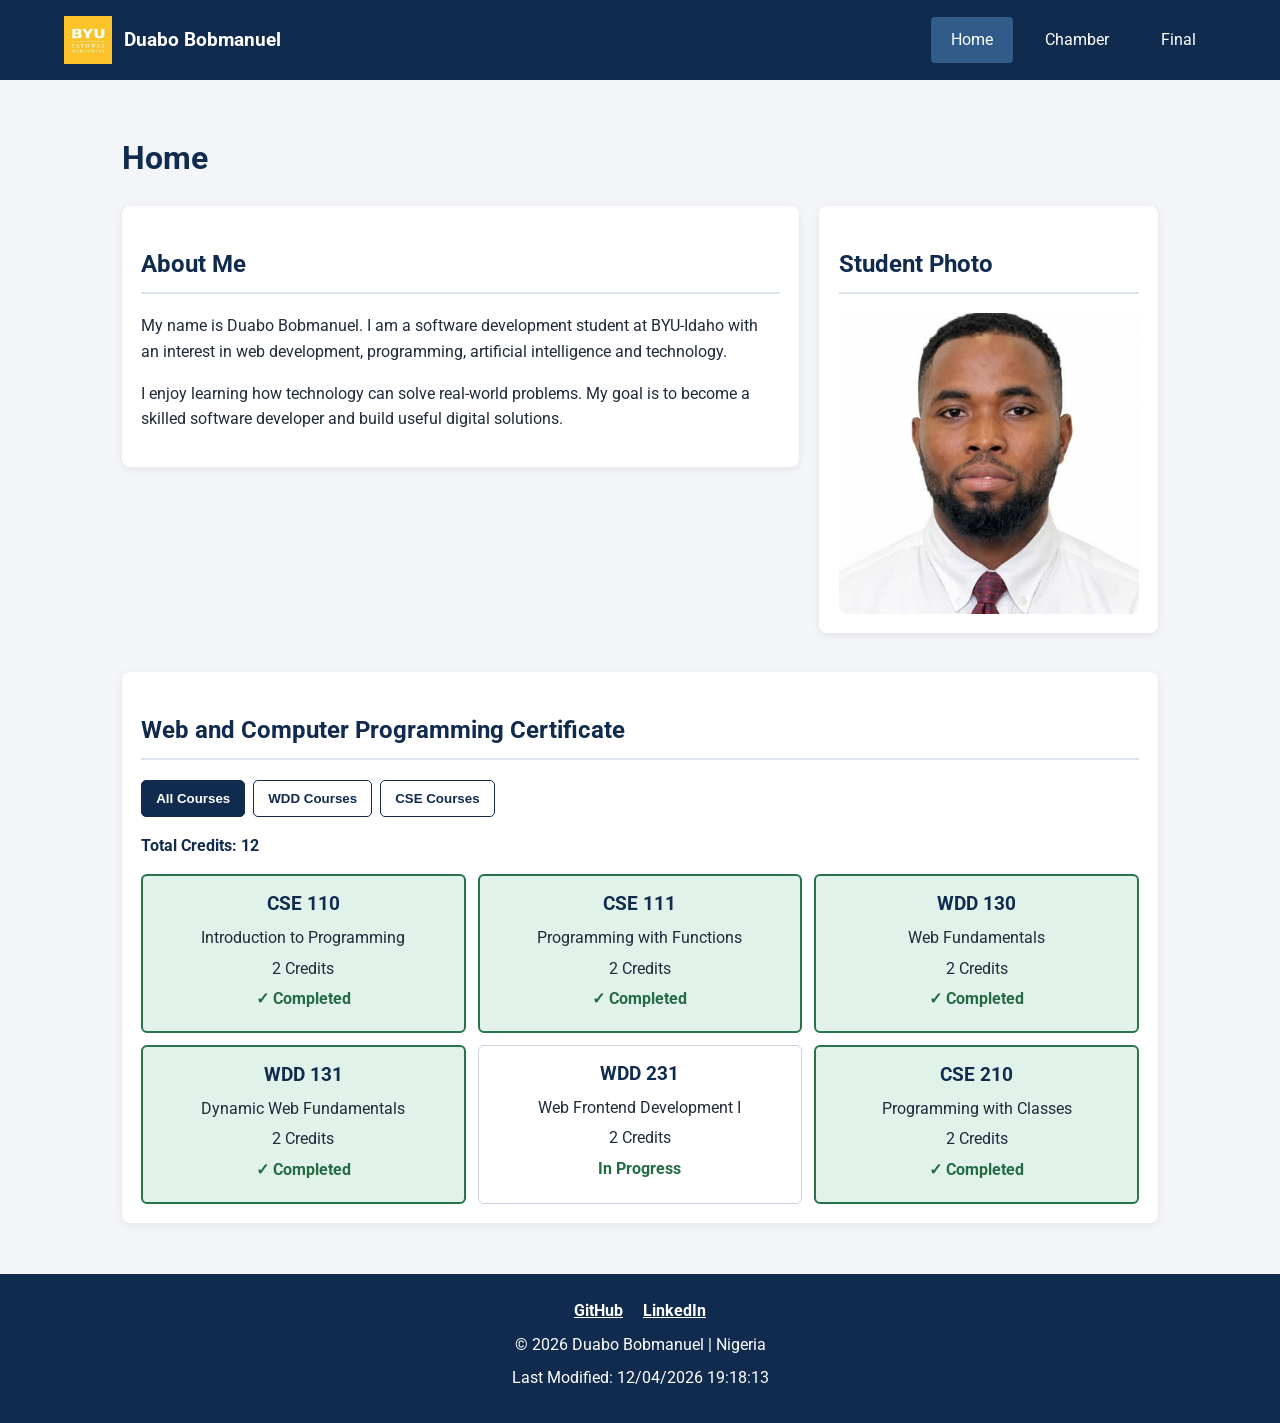
<file: index.html>
<!DOCTYPE html>
<html lang="en">

<head>
    <meta charset="UTF-8">
    <meta name="viewport" content="width=device-width, initial-scale=1.0">
    <meta name="description"
        content="Duabo Bobmanuel's WDD 231 course homepage at BYU-Idaho, featuring an introduction, web development coursework and completed classes.">
    <meta name="author" content="Duabo Bobmanuel">

    <meta property="og:title" content="Duabo Bobmanuel | WDD 231">
    <meta property="og:description"
        content="Explore my web development projects and coursework. Follow my progress as a software development student at BYU-Idaho.">
    <meta property="og:image" content="https://bobmanuel-duabo.github.io/wdd231/images/profile.jpg">
    <meta property="og:url" content="https://bobmanuel-duabo.github.io/wdd231/">
    <meta property="og:type" content="website">

    <title>Duabo Bobmanuel | WDD 231</title>
    <link rel="icon" href="favicon.ico">
    <link rel="preconnect" href="https://fonts.googleapis.com">
    <link rel="preconnect" href="https://fonts.gstatic.com" crossorigin>
    <link href="https://fonts.googleapis.com/css2?family=Roboto:wght@400;500;700&display=swap" rel="stylesheet">

    <link rel="stylesheet" href="styles/small.css">
    <link rel="stylesheet" href="styles/large.css">

    <script src="scripts/navigation.js" defer></script>
    <script src="scripts/date.js" defer></script>
    <script src="scripts/course.js" defer></script>
</head>

<body>
    <header>
        <div class="brand">
            <img src="images/byui-logo.jpg" alt="BYU-Idaho logo" width="48" height="48">
            <span>Duabo Bobmanuel</span>
        </div>

        <button id="menu-button" type="button" aria-label="Open navigation menu" aria-expanded="false"
            aria-controls="primary-nav">
            ☰
        </button>

        <nav id="primary-nav">
            <a href="index.html" class="active" aria-current="page">Home</a>
            <a href="chamber/index.html">Chamber</a>
            <a href="final/index.html">Final</a>
        </nav>
    </header>

    <main>
        <h1>Home</h1>

        <div class="main-grid">

            <section class="card about">
                <h2>About Me</h2>

                <p>
                    My name is Duabo Bobmanuel. I am a software development
                    student at BYU-Idaho with an interest in web development,
                    programming, artificial intelligence and technology.
                </p>

                <p>
                    I enjoy learning how technology can solve real-world
                    problems. My goal is to become a skilled software developer
                    and build useful digital solutions.
                </p>
            </section>

            <section class="card photo">
                <h2>Student Photo</h2>

                <img src="images/profile.jpg" alt="Portrait of Duabo Bobmanuel" class="profile-photo" width="320"
                    height="400">
            </section>

            <section class="card certificate">
                <h2>Web and Computer Programming Certificate</h2>

                <div class="filters">
                    <button class="filter-btn selected" type="button" data-filter="ALL" aria-pressed="true">
                        All Courses
                    </button>

                    <button class="filter-btn" type="button" data-filter="WDD" aria-pressed="false">
                        WDD Courses
                    </button>

                    <button class="filter-btn" type="button" data-filter="CSE" aria-pressed="false">
                        CSE Courses
                    </button>
                </div>

                <p id="credit-total" aria-live="polite"></p>

                <div id="course-container" class="course-grid"></div>
            </section>

        </div>
    </main>

    <footer>
        <div class="social-links">
            <a href="https://github.com/bobmanuel-duabo" target="_blank" rel="noopener noreferrer">
                GitHub
            </a>

            <a href="https://www.linkedin.com/in/duabo-a-bobmanuel-46910739a/" target="_blank"
                rel="noopener noreferrer">
                LinkedIn
            </a>
        </div>

        <p>
            &copy; <span id="currentyear"></span>
            Duabo Bobmanuel | Nigeria
        </p>

        <p id="lastModified"></p>
    </footer>
</body>

</html>
</file>
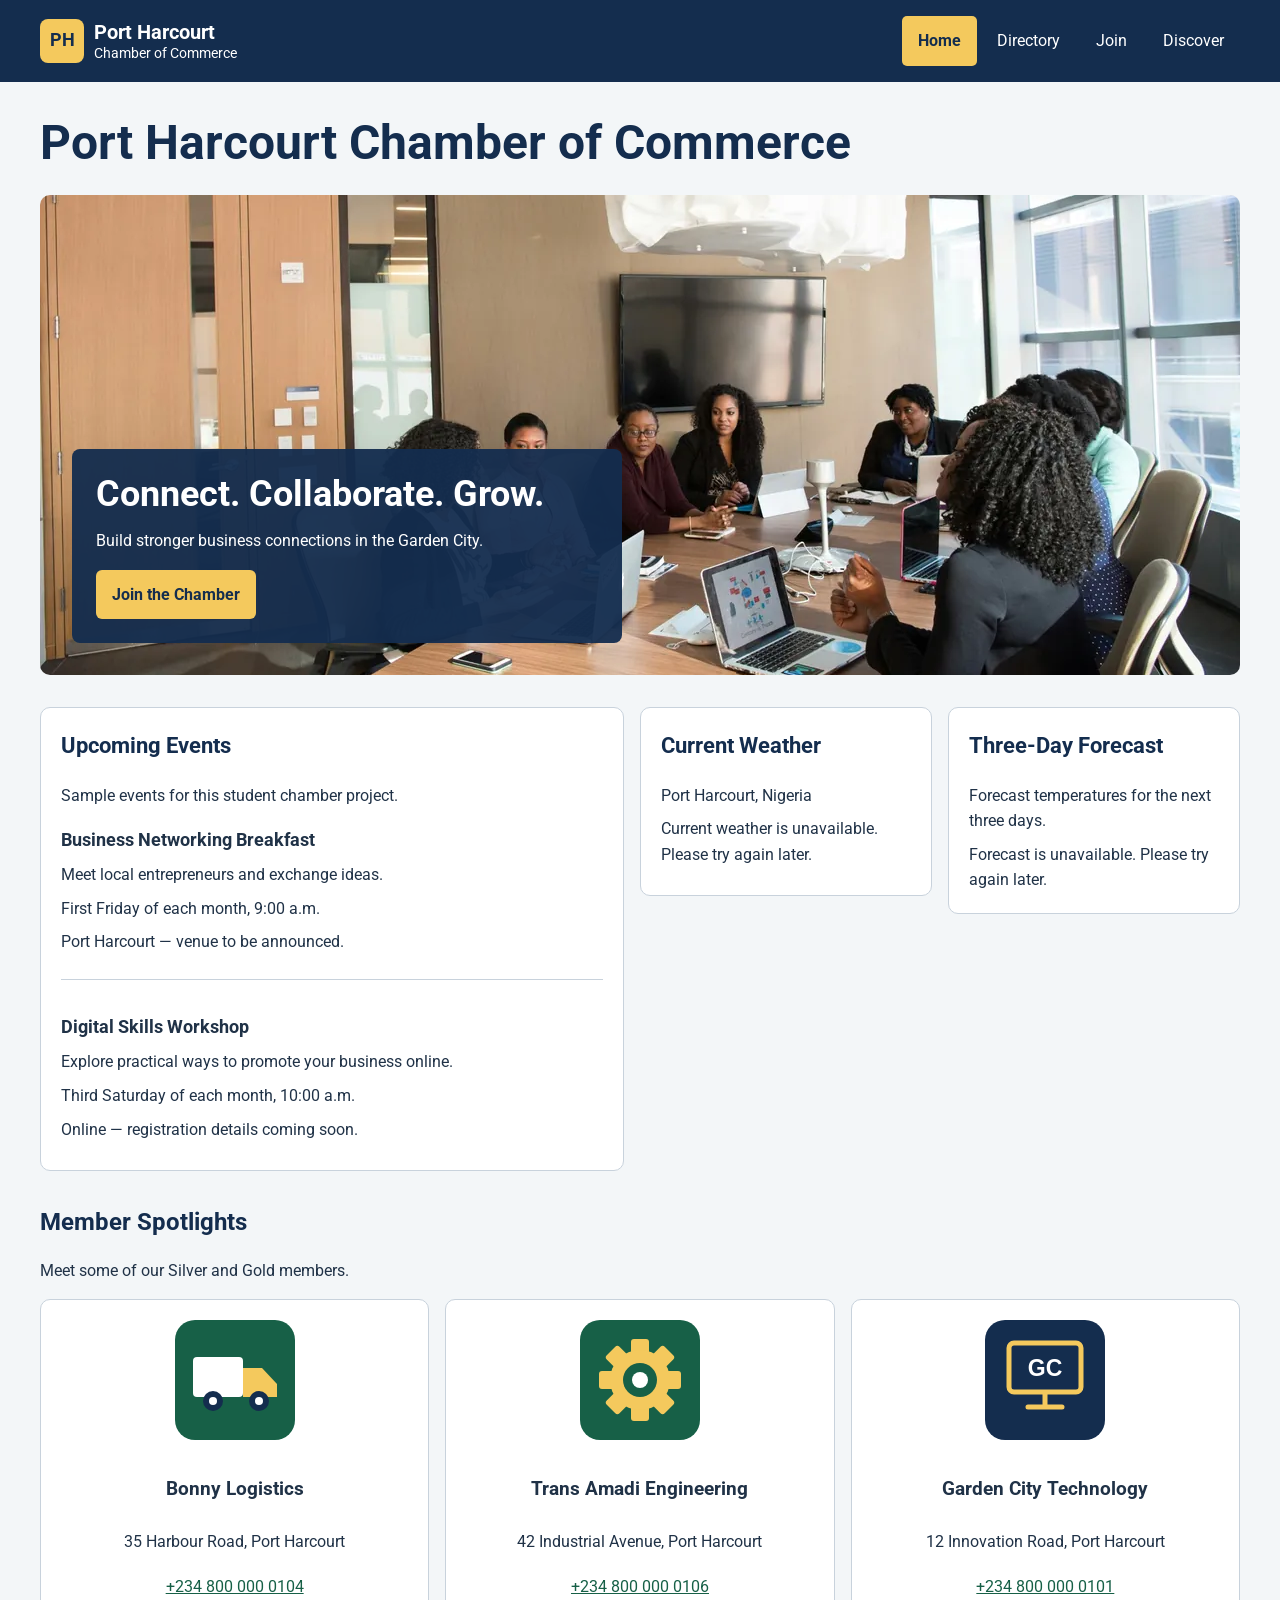
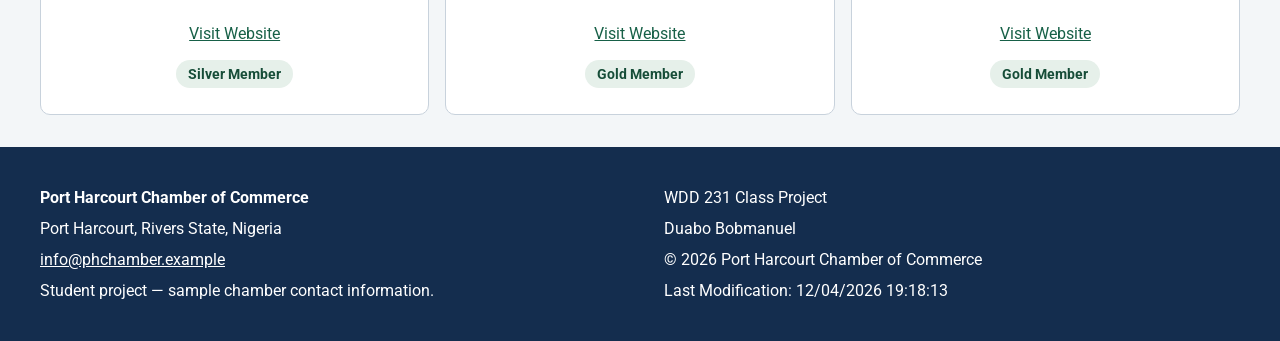
<file: chamber/index.html>
<!DOCTYPE html>
<html lang="en">

<head>
    <meta charset="UTF-8">
    <meta name="viewport" content="width=device-width, initial-scale=1.0">
    <meta name="description"
        content="Connect with Port Harcourt businesses, explore chamber events, and discover opportunities for business growth in Rivers State, Nigeria.">
    <meta name="author" content="Duabo Bobmanuel">

    <meta property="og:title" content="Port Harcourt Chamber of Commerce">
    <meta property="og:description"
        content="Build connections and grow your business. Discover chamber members, events, and opportunities in Port Harcourt.">
    <meta property="og:image" content="https://bobmanuel-duabo.github.io/wdd231/chamber/images/social-preview.jpg">
    <meta property="og:url" content="https://bobmanuel-duabo.github.io/wdd231/chamber/index.html">
    <meta property="og:type" content="website">

    <title>Port Harcourt Chamber of Commerce</title>

    <link rel="icon" href="favicon.ico">

    <link rel="preconnect" href="https://fonts.googleapis.com">
    <link rel="preconnect" href="https://fonts.gstatic.com" crossorigin>
    <link href="https://fonts.googleapis.com/css2?family=Roboto:wght@400;700&display=swap" rel="stylesheet">

    <link rel="stylesheet" href="styles/normalize.css">
    <link rel="stylesheet" href="styles/small.css">
    <link rel="stylesheet" href="styles/larger.css">

    <script src="scripts/home.js" defer></script>
</head>

<body>
    <header>
        <div class="header-content">
            <a class="brand" href="index.html">
                <span class="brand-mark" aria-hidden="true">PH</span>
                <span>
                    Port Harcourt
                    <span class="brand-subtitle">Chamber of Commerce</span>
                </span>
            </a>

            <button id="menu-button" type="button" aria-label="Open navigation menu" aria-expanded="false"
                aria-controls="primary-nav">
                ☰
            </button>

            <nav id="primary-nav" aria-label="Main navigation">
                <a href="index.html" aria-current="page">Home</a>
                <a href="directory.html">Directory</a>
                <a href="join.html">Join</a>
                <a href="discover.html">Discover</a>
            </nav>
        </div>
    </header>

    <main>
        <h1>Port Harcourt Chamber of Commerce</h1>

        <section class="hero" aria-label="Business community">
            <img src="images/port-harcourt-hero.webp" alt="Professionals collaborating around a conference table"
                width="1200" height="600" fetchpriority="high">

            <div class="hero-content">
                <h2>Connect. Collaborate. Grow.</h2>
                <p>
                    Build stronger business connections
                    in the Garden City.
                </p>
                <a class="cta-button" href="join.html">
                    Join the Chamber
                </a>
            </div>
        </section>

        <div class="home-info">
            <section class="home-panel">
                <h2>Upcoming Events</h2>
                <p>Sample events for this student chamber project.</p>

                <article>
                    <h3>Business Networking Breakfast</h3>
                    <p>Meet local entrepreneurs and exchange ideas.</p>
                    <p>First Friday of each month, 9:00 a.m.</p>
                    <p>Port Harcourt — venue to be announced.</p>
                </article>

                <article>
                    <h3>Digital Skills Workshop</h3>
                    <p>
                        Explore practical ways to promote
                        your business online.
                    </p>
                    <p>Third Saturday of each month, 10:00 a.m.</p>
                    <p>Online — registration details coming soon.</p>
                </article>
            </section>

            <section class="home-panel">
                <h2>Current Weather</h2>
                <p>Port Harcourt, Nigeria</p>
                <div id="current-weather"></div>
                <p id="weather-status" role="status">
                    Loading weather information...
                </p>
            </section>

            <section class="home-panel">
                <h2>Three-Day Forecast</h2>
                <p>Forecast temperatures for the next three days.</p>
                <div id="forecast"></div>
            </section>
        </div>

        <section class="spotlights-section">
            <h2>Member Spotlights</h2>
            <p>Meet some of our Silver and Gold members.</p>
            <p id="spotlight-status" role="status">
                Loading member spotlights...
            </p>
            <div id="spotlights" class="spotlight-grid"></div>
        </section>
    </main>

    <footer>
        <div class="footer-content">
            <div>
                <p>
                    <strong>
                        Port Harcourt Chamber of Commerce
                    </strong>
                </p>
                <p>Port Harcourt, Rivers State, Nigeria</p>
                <p>
                    <a href="mailto:info@phchamber.example">
                        info@phchamber.example
                    </a>
                </p>
                <p>
                    Student project — sample chamber
                    contact information.
                </p>
            </div>

            <div>
                <p>WDD 231 Class Project</p>
                <p>Duabo Bobmanuel</p>
                <p>
                    &copy; <span id="currentyear"></span>
                    Port Harcourt Chamber of Commerce
                </p>
                <p id="lastModified"></p>
            </div>
        </div>
    </footer>
</body>

</html>
</file>
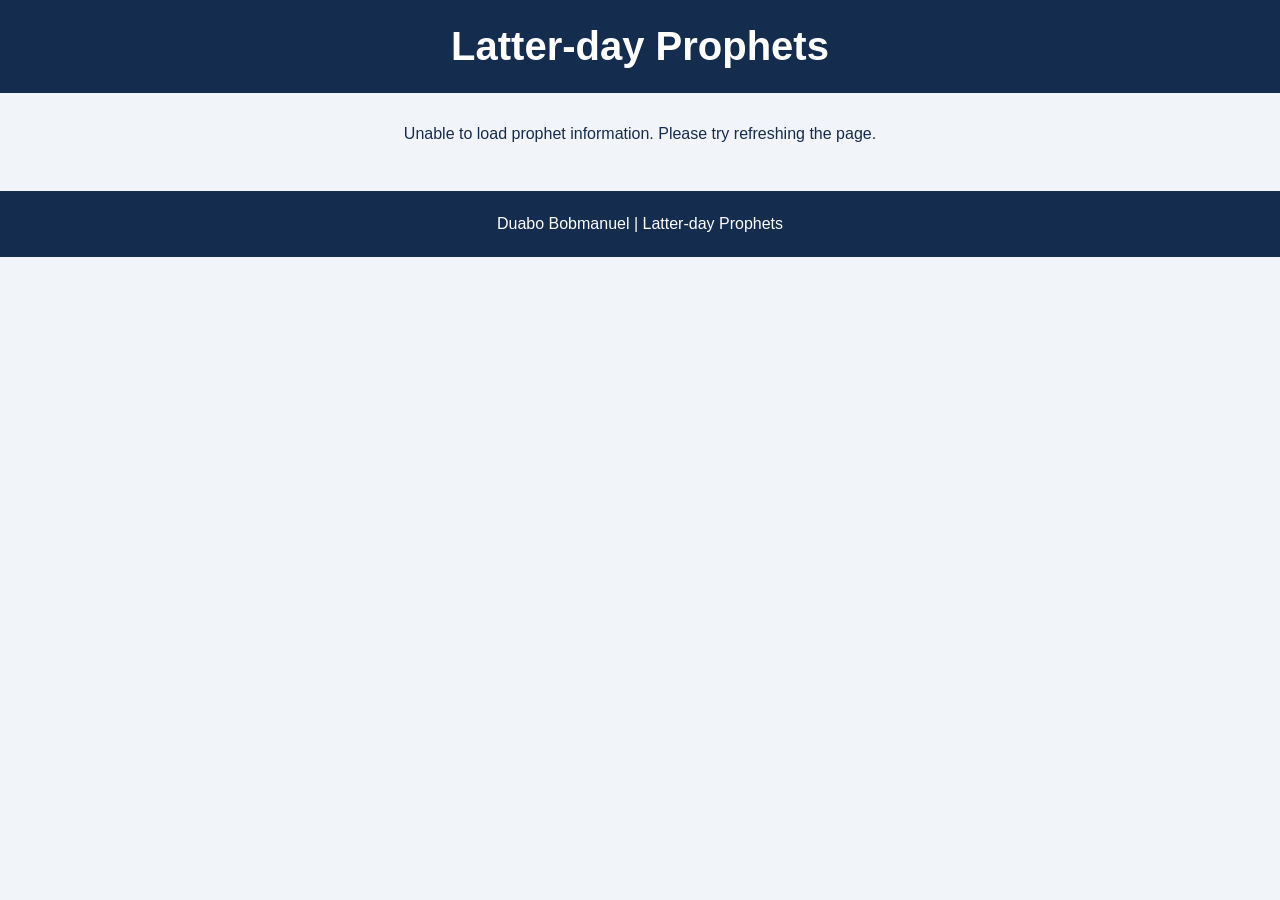
<file: prophets.html>
<!DOCTYPE html>
<html lang="en">

<head>
    <meta charset="UTF-8">
    <meta name="viewport" content="width=device-width, initial-scale=1.0">
    <meta name="description" content="Explore latter-day prophets, their portraits, birthdates, and birthplaces.">
    <meta name="author" content="Duabo Bobmanuel">

    <title>Latter-day Prophets | Duabo Bobmanuel</title>
    <link rel="icon" href="favicon.ico">
    <link rel="stylesheet" href="styles/prophets.css">
    <script src="scripts/prophets.js" defer></script>
</head>

<body>
    <header>
        <h1>Latter-day Prophets</h1>
    </header>

    <main>
        <p id="status" role="status">Loading prophet information...</p>
        <div id="cards"></div>
    </main>

    <footer>
        Duabo Bobmanuel | Latter-day Prophets
    </footer>
</body>

</html>
</file>
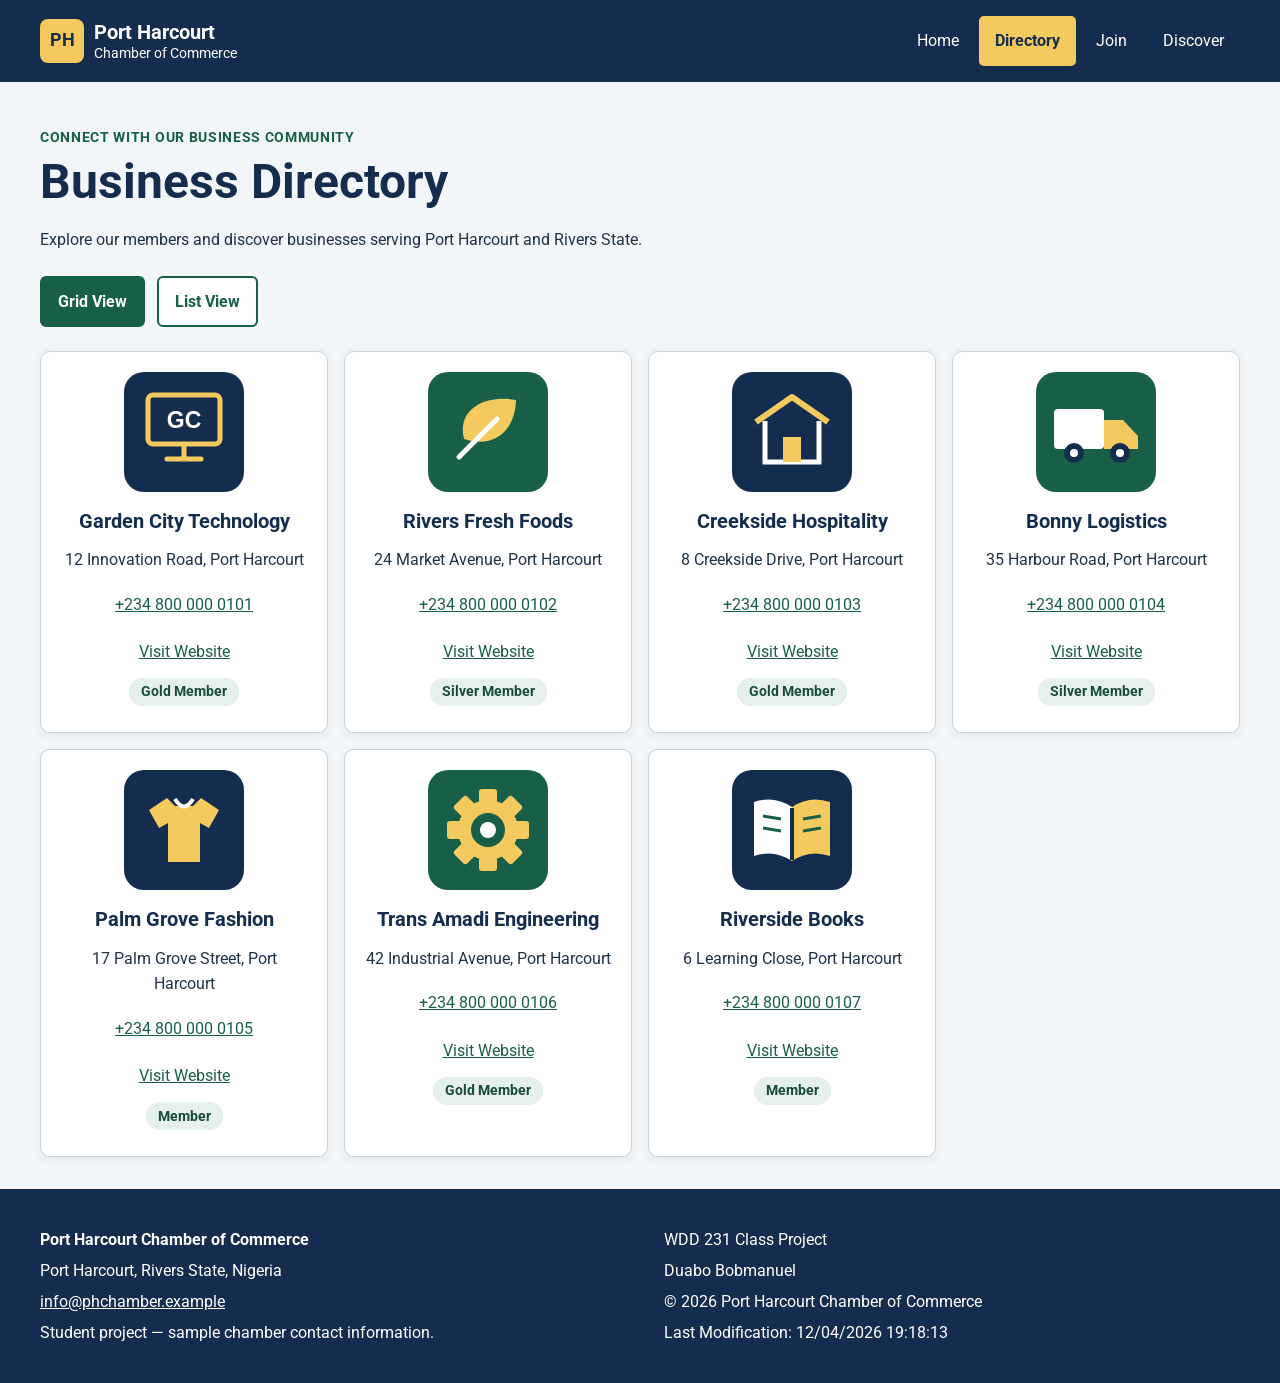
<file: chamber/directory.html>
<!DOCTYPE html>
<html lang="en">

<head>
    <meta charset="UTF-8">
    <meta name="viewport" content="width=device-width, initial-scale=1.0">
    <meta name="description"
        content="Explore the Port Harcourt Chamber of Commerce member directory and connect with local businesses in Rivers State, Nigeria.">
    <meta name="author" content="Duabo Bobmanuel">

    <meta property="og:title" content="Business Directory | Port Harcourt Chamber of Commerce">
    <meta property="og:description"
        content="Discover businesses in Port Harcourt. Explore our member directory and connect with the local business community.">
    <meta property="og:image" content="https://bobmanuel-duabo.github.io/wdd231/chamber/images/social-preview.jpg">
    <meta property="og:url" content="https://bobmanuel-duabo.github.io/wdd231/chamber/directory.html">
    <meta property="og:type" content="website">

    <title>Business Directory | Port Harcourt Chamber of Commerce</title>

    <link rel="preconnect" href="https://fonts.googleapis.com">
    <link rel="preconnect" href="https://fonts.gstatic.com" crossorigin>
    <link href="https://fonts.googleapis.com/css2?family=Roboto:wght@400;700&display=swap" rel="stylesheet">

    <link rel="icon" href="favicon.ico">
    <link rel="stylesheet" href="styles/normalize.css">
    <link rel="stylesheet" href="styles/small.css">
    <link rel="stylesheet" href="styles/larger.css">

    <script src="scripts/directory.js" defer></script>
</head>

<body>
    <header>
        <div class="header-content">
            <a class="brand" href="index.html">
                <span class="brand-mark" aria-hidden="true">PH</span>
                <span>
                    Port Harcourt
                    <span class="brand-subtitle">Chamber of Commerce</span>
                </span>
            </a>

            <button id="menu-button" type="button" aria-label="Open navigation menu" aria-expanded="false"
                aria-controls="primary-nav">
                ☰
            </button>

            <nav id="primary-nav" aria-label="Main navigation">
                <a href="index.html">Home</a>
                <a href="directory.html" aria-current="page">Directory</a>
                <a href="join.html">Join</a>
                <a href="discover.html">Discover</a>
            </nav>
        </div>
    </header>

    <main>
        <div class="page-intro">
            <p class="eyebrow">Connect with our business community</p>
            <h1>Business Directory</h1>
            <p>
                Explore our members and discover businesses serving
                Port Harcourt and Rivers State.
            </p>
        </div>

        <div class="view-controls" role="group" aria-label="Choose directory layout">
            <button id="grid-button" type="button" aria-pressed="true">
                Grid View
            </button>
            <button id="list-button" type="button" aria-pressed="false">
                List View
            </button>
        </div>

        <p id="status" role="status">Loading member information...</p>

        <div id="members" class="grid"></div>
    </main>

    <footer>
        <div class="footer-content">
            <div>
                <p><strong>Port Harcourt Chamber of Commerce</strong></p>
                <p>Port Harcourt, Rivers State, Nigeria</p>
                <p>
                    <a href="mailto:info@phchamber.example">
                        info@phchamber.example
                    </a>
                </p>
                <p>Student project — sample chamber contact information.</p>
            </div>

            <div>
                <p>WDD 231 Class Project</p>
                <p>Duabo Bobmanuel</p>
                <p>
                    &copy; <span id="currentyear"></span>
                    Port Harcourt Chamber of Commerce
                </p>
                <p id="lastModified"></p>
            </div>
        </div>
    </footer>
</body>

</html>
</file>
<file: styles/small.css>
* {
    box-sizing: border-box;
}

body {
    margin: 0;
    font-family: "Roboto", sans-serif;
    color: #202b3c;
    background: #f3f5f8;
    line-height: 1.6;
}

header {
    background: #102b4e;
    color: white;
    padding: 1rem;
}

.brand {
    display: flex;
    align-items: center;
    gap: 12px;
    font-size: 1.2rem;
    font-weight: 700;
}

.brand img {
    width: 48px;
    height: 48px;
    object-fit: contain;
}

#menu-button {
    display: block;
    margin: 12px 0 0 auto;
    padding: 8px 14px;
    background: #ffffff;
    color: #102b4e;
    border: none;
    border-radius: 5px;
    font-size: 1.5rem;
    cursor: pointer;
}

nav {
    display: none;
    flex-direction: column;
    margin-top: 12px;
}

nav.open {
    display: flex;
}

nav a {
    display: block;
    padding: 12px;
    color: white;
    text-decoration: none;
    border-radius: 4px;
}

nav a:hover,
nav a.active {
    background: #315b88;
}

main {
    max-width: 1100px;
    margin: auto;
    padding: 1rem;
}

h1 {
    color: #102b4e;
}

.card {
    background: white;
    padding: 1.2rem;
    margin-bottom: 1.2rem;
    border-radius: 8px;
    box-shadow: 0 2px 8px rgba(0, 0, 0, 0.08);
}

.card h2 {
    color: #102b4e;
    border-bottom: 2px solid #dce5ef;
    padding-bottom: 8px;
}

.profile-photo {
    display: block;
    width: 100%;
    max-width: 320px;
    height: auto;
    margin: auto;
    border-radius: 8px;
}

.filters {
    display: flex;
    flex-wrap: wrap;
    gap: 8px;
    margin-bottom: 1rem;
}

.filter-btn {
    padding: 10px 14px;
    border: 1px solid #102b4e;
    border-radius: 5px;
    background: white;
    color: #102b4e;
    font-weight: 700;
    cursor: pointer;
}

.filter-btn:hover,
.filter-btn.selected {
    background: #102b4e;
    color: white;
}

.course-grid {
    display: grid;
    grid-template-columns: 1fr;
    gap: 12px;
}

.course {
    padding: 14px;
    border: 1px solid #cbd5e1;
    border-radius: 6px;
    text-align: center;
    background: #ffffff;
}

.course.completed {
    background: #e0f2e9;
    border: 2px solid #28734a;
}

.course h3 {
    margin: 0;
    color: #102b4e;
}

.course p {
    margin: 5px 0;
}

.status {
    font-weight: 700;
    color: #246b43;
}

#credit-total {
    font-weight: 700;
    color: #102b4e;
}

footer {
    background: #102b4e;
    color: white;
    text-align: center;
    padding: 1.5rem;
}

footer p {
    margin: 8px;
}

.social-links {
    display: flex;
    justify-content: center;
    gap: 20px;
}

.social-links a {
    color: white;
    font-weight: 700;
}

.social-links a:hover {
    color: #b9d7f5;
}

@media (prefers-reduced-motion: reduce) {

    *,
    *::before,
    *::after {
        scroll-behavior: auto !important;
        animation-duration: 0.01ms !important;
        transition-duration: 0.01ms !important;
    }
}
</file>
<file: styles/large.css>
@media screen and (min-width: 700px) {

    header {
        display: flex;
        align-items: center;
        justify-content: space-between;
        padding: 1rem 5%;
    }

    #menu-button {
        display: none;
    }

    nav {
        display: flex;
        flex-direction: row;
        gap: 12px;
        margin: 0;
    }

    nav a {
        padding: 10px 20px;
    }

    main {
        padding: 2rem;
    }

    .main-grid {
        display: grid;
        grid-template-columns: 2fr 1fr;
        gap: 20px;
        align-items: start;
    }

    .about {
        grid-column: 1;
        grid-row: 1;
    }

    .photo {
        grid-column: 2;
        grid-row: 1;
    }

    .certificate {
        grid-column: 1 / 3;
    }

    .course-grid {
        grid-template-columns: repeat(3, 1fr);
    }
}
</file>
<file: chamber/styles/small.css>
:root {
    --navy: #142d4e;
    --green: #176047;
    --gold: #f4c95d;
    --background: #f3f6f8;
    --white: #ffffff;
    --text: #203247;
    --border: #c8d2dc;
}

body {
    font-family: "Roboto", Arial, sans-serif;
    line-height: 1.6;
    background: var(--background);
    color: var(--text);
}

a {
    color: var(--green);
}

a:hover {
    text-decoration-thickness: 2px;
}

button,
a {
    -webkit-tap-highlight-color: transparent;
}

:focus-visible {
    outline: 3px solid #b45309;
    outline-offset: 4px;
}

header,
footer {
    background: var(--navy);
    color: var(--white);
}

.header-content,
.footer-content,
main {
    width: min(100% - 2rem, 1200px);
    margin-inline: auto;
}

.header-content {
    display: flex;
    flex-wrap: wrap;
    align-items: center;
    justify-content: space-between;
    gap: 1rem;
    padding-block: 1rem;
}

.brand {
    display: flex;
    align-items: center;
    gap: 0.65rem;
    min-width: 0;
    color: var(--white);
    font-size: 1rem;
    font-weight: 700;
    line-height: 1.3;
    text-decoration: none;
}

.brand-mark {
    display: grid;
    place-items: center;
    flex-shrink: 0;
    width: 44px;
    height: 44px;
    border-radius: 8px;
    background: var(--gold);
    color: var(--navy);
    font-size: 1.1rem;
}

.brand-subtitle {
    display: block;
    font-size: 0.75rem;
    font-weight: 400;
}

#menu-button {
    min-width: 44px;
    min-height: 44px;
    border: 1px solid var(--white);
    border-radius: 6px;
    background: transparent;
    color: var(--white);
    font-size: 1.5rem;
}

#primary-nav {
    display: none;
    width: 100%;
}

#primary-nav.open {
    display: flex;
    flex-direction: column;
    gap: 0.25rem;
}

#primary-nav a {
    padding: 0.75rem 1rem;
    border-radius: 5px;
    color: var(--white);
    text-decoration: none;
}

#primary-nav a:hover {
    background: #29496e;
}

#primary-nav a[aria-current="page"] {
    background: var(--gold);
    color: var(--navy);
    font-weight: 700;
}

main {
    padding-block: 2rem;
}

.page-intro {
    max-width: 700px;
}

.eyebrow {
    margin-bottom: 0.25rem;
    color: var(--green);
    font-size: 0.85rem;
    font-weight: 700;
    letter-spacing: 0.05em;
    text-transform: uppercase;
}

h1 {
    margin: 0 0 0.75rem;
    color: var(--navy);
    font-size: clamp(2rem, 5vw, 3rem);
    line-height: 1.2;
}

.view-controls {
    display: flex;
    flex-wrap: wrap;
    gap: 0.75rem;
    margin-block: 1.5rem;
}

.view-controls button {
    min-height: 44px;
    padding: 0.65rem 1rem;
    border: 2px solid var(--green);
    border-radius: 6px;
    background: var(--white);
    color: var(--green);
    font-weight: 700;
}

.view-controls button[aria-pressed="true"] {
    background: var(--green);
    color: var(--white);
}

#status {
    text-align: center;
}

#status:empty {
    display: none;
}

#members {
    display: grid;
    gap: 1rem;
}

#members.grid {
    grid-template-columns:
        repeat(auto-fit, minmax(min(100%, 280px), 1fr));
}

.member-card {
    min-width: 0;
    padding: 1.25rem;
    border: 1px solid var(--border);
    border-radius: 10px;
    background: var(--white);
    overflow-wrap: anywhere;
}

.grid .member-card {
    display: flex;
    flex-direction: column;
    align-items: center;
    text-align: center;
    box-shadow: 0 3px 10px rgb(20 45 78 / 8%);
}

.member-card img {
    width: 120px;
    height: 120px;
    margin-bottom: 1rem;
    object-fit: contain;
}

.member-card h2 {
    margin: 0 0 0.5rem;
    color: var(--navy);
    font-size: 1.25rem;
    line-height: 1.3;
}

.member-card p {
    margin: 0.35rem 0;
}

.member-card a {
    display: inline-block;
    padding-block: 0.5rem;
}

.membership {
    display: inline-block;
    align-self: center;
    margin-top: 0.75rem;
    padding: 0.2rem 0.75rem;
    border-radius: 20px;
    background: #e6f0ea;
    color: #164d38;
    font-size: 0.85rem;
    font-weight: 700;
}

/* List view always uses one column and hides images. */
#members.list {
    grid-template-columns: 1fr;
}

.list .member-card {
    border-radius: 4px;
}

.list .member-card:nth-child(even) {
    background: #e8eef4;
}

.list .member-card img {
    display: none;
}

.footer-content {
    display: grid;
    gap: 1.5rem;
    padding-block: 2rem;
    overflow-wrap: anywhere;
}

footer p {
    margin: 0.35rem 0;
}

footer a {
    color: var(--white);
}

footer :focus-visible,
header :focus-visible {
    outline-color: var(--gold);
}

/* Chamber homepage */

.hero {
    position: relative;
    margin-block: 1.5rem 2rem;
    overflow: hidden;
    border-radius: 10px;
    background: var(--navy);
}

.hero>img {
    width: 100%;
    height: 420px;
    object-fit: cover;
}

.hero-content {
    position: absolute;
    inset: auto 0 0;
    padding: 1.25rem;
    background: rgb(20 45 78 / 95%);
    color: var(--white);
}

.hero-content h2 {
    margin: 0;
    font-size: clamp(1.5rem, 4vw, 2.25rem);
    line-height: 1.2;
}

.hero-content p {
    margin-block: 0.75rem 1rem;
}

.cta-button {
    display: inline-block;
    min-height: 44px;
    padding: 0.75rem 1rem;
    border-radius: 6px;
    background: var(--gold);
    color: var(--navy);
    font-weight: 700;
    text-decoration: none;
}

.cta-button:hover {
    text-decoration: underline;
}

.cta-button:focus-visible {
    outline-color: var(--white);
}

.home-info {
    display: grid;
    gap: 1rem;
}

.home-panel {
    min-width: 0;
    padding: 1.25rem;
    border: 1px solid var(--border);
    border-radius: 10px;
    background: var(--white);
    overflow-wrap: anywhere;
}

.home-panel h2 {
    margin-top: 0;
    color: var(--navy);
    font-size: 1.4rem;
}

.home-panel article+article {
    margin-top: 1.5rem;
    padding-top: 1rem;
    border-top: 1px solid var(--border);
}

.home-panel h3 {
    margin-bottom: 0.5rem;
    font-size: 1.1rem;
}

.home-panel p {
    margin-block: 0.5rem;
}

#weather-status:empty,
#spotlight-status:empty {
    display: none;
}

.weather-temperature {
    margin-block: 0.5rem;
    color: var(--navy);
    font-size: 2.5rem;
    font-weight: 700;
}

.weather-description {
    text-transform: capitalize;
}

.forecast-day {
    padding-block: 0.75rem;
    border-bottom: 1px solid var(--border);
}

.forecast-day:last-child {
    border-bottom: 0;
}

.spotlights-section {
    margin-top: 2rem;
}

.spotlights-section>h2 {
    margin-bottom: 0.5rem;
    color: var(--navy);
}

.spotlight-grid {
    display: grid;
    grid-template-columns:
        repeat(auto-fit, minmax(min(100%, 280px), 1fr));
    gap: 1rem;
    margin-top: 1rem;
}

.spotlight-grid .member-card {
    display: flex;
    flex-direction: column;
    align-items: center;
    text-align: center;
}
</file>
<file: chamber/styles/larger.css>
@media screen and (min-width: 48rem) {
    .brand {
        font-size: 1.25rem;
    }

    .brand-subtitle {
        font-size: 0.85rem;
    }

    #menu-button {
        display: none;
    }

    #primary-nav,
    #primary-nav.open {
        display: flex;
        flex-direction: row;
        gap: 0.25rem;
        width: auto;
    }

    .footer-content {
        grid-template-columns: 1fr 1fr;
        gap: 3rem;
    }

    .list .member-card {
        display: grid;
        grid-template-columns: 1.3fr 1.5fr 1fr;
        align-items: center;
        gap: 0.75rem 1.5rem;
    }

    .list .member-card h2 {
        margin: 0;
    }

    .list .member-card .membership {
        justify-self: start;
    }
}

/* Homepage layout on wider screens */

@media screen and (min-width: 48rem) {
    .hero>img {
        height: 480px;
    }

    .hero-content {
        inset: auto auto 2rem 2rem;
        width: min(550px, calc(100% - 4rem));
        padding: 1.5rem;
        border-radius: 8px;
    }

    .home-info {
        grid-template-columns: 2fr 1fr 1fr;
        align-items: start;
    }
}
</file>
<file: styles/prophets.css>
* {
    box-sizing: border-box;
}

body {
    margin: 0;
    font-family: Arial, Helvetica, sans-serif;
    background-color: #f1f5f9;
    color: #172b4d;
}

header,
footer {
    padding: 1.5rem;
    text-align: center;
    background-color: #142d4e;
    color: #fff;
}

h1 {
    margin: 0;
    font-size: clamp(1.75rem, 5vw, 2.5rem);
}

main {
    max-width: 1500px;
    margin: 0 auto;
    padding: 1rem;
}

#status {
    text-align: center;
}

#status:empty {
    display: none;
}

#cards {
    display: grid;
    grid-template-columns:
        repeat(auto-fit, minmax(min(100%, 280px), 1fr));
    gap: 1rem;
}

#cards section {
    padding: 1rem;
    text-align: center;
    background-color: #e0eaf5;
    border: 1px solid #b7c9df;
    border-radius: 8px;
    box-shadow: 0 3px 8px rgb(0 0 0 / 12%);
}

#cards h2 {
    margin: 0 0 0.75rem;
    font-size: 1.4rem;
}

#cards p {
    margin: 0.5rem 0;
}

#cards img {
    display: block;
    width: 100%;
    max-width: 340px;
    height: auto;
    margin: 1rem auto 0;
    box-shadow: 0 3px 8px rgb(0 0 0 / 20%);
}

footer {
    margin-top: 1rem;
}
</file>
